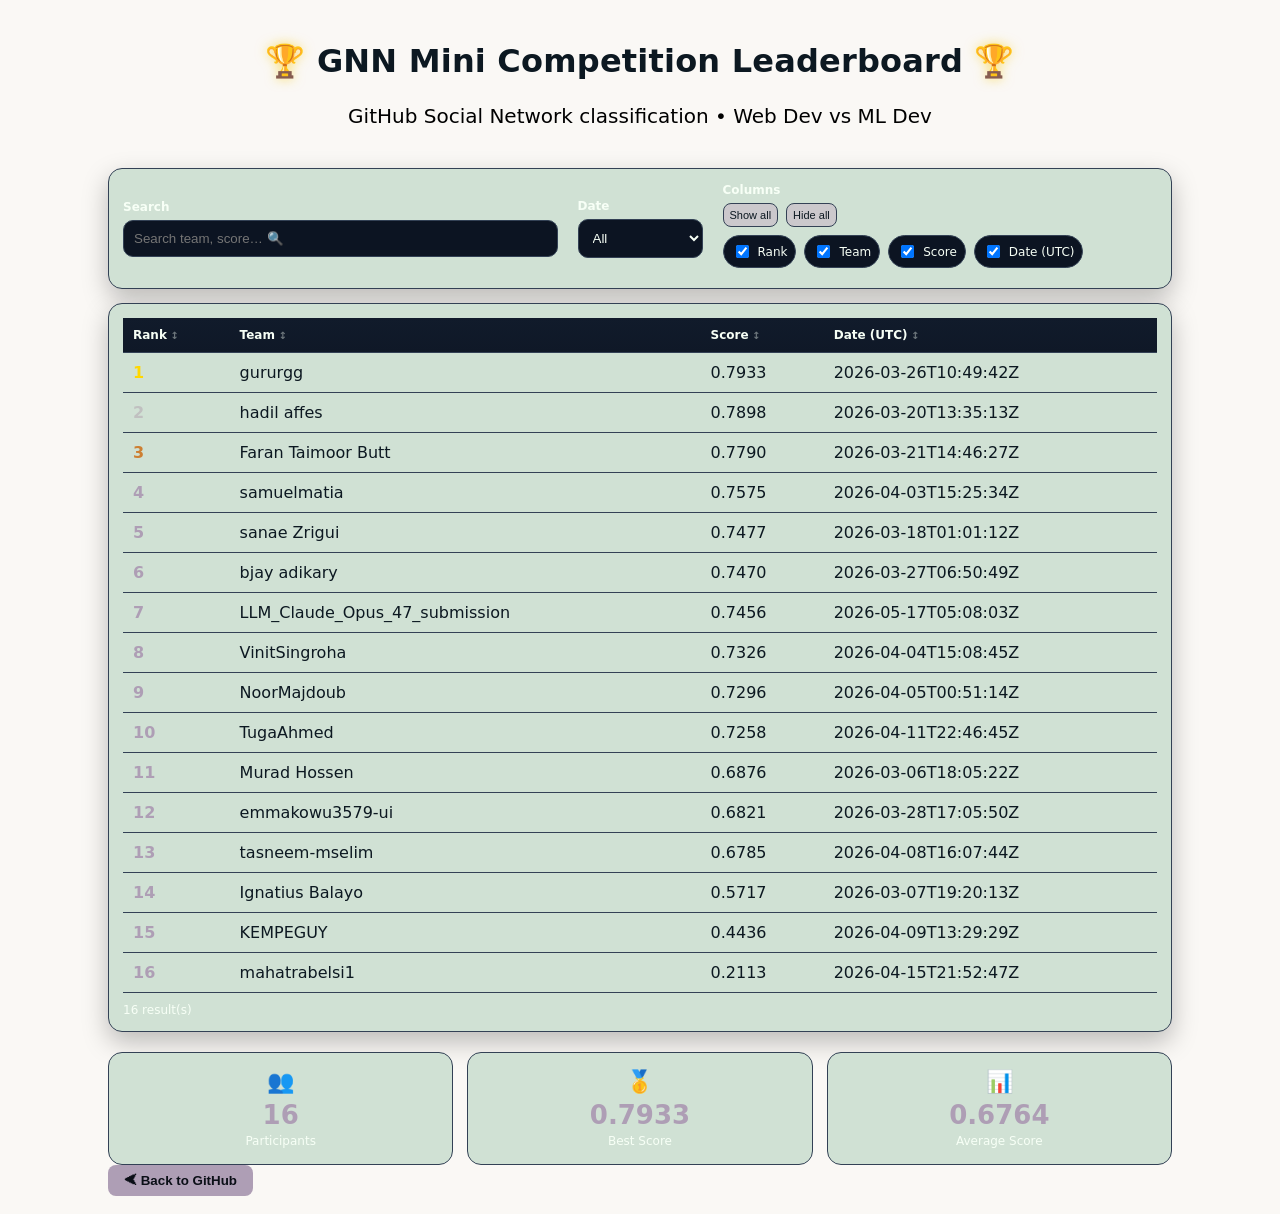
<file: docs/index.html>
<!DOCTYPE html>
<html lang="en">
<head>
  <meta charset="UTF-8">
  <title>OctoNode Cup Leaderboard</title>
  <link rel="stylesheet" href="leaderboard.css">
</head>
<body>

<div class="wrap">

  <header>
    <div class="title-row">
      <h1>
        <span class="trophy">🏆</span> 
        GNN Mini Competition Leaderboard 
        <span class="trophy">🏆</span>
      </h1>
      <p class="sub black-text">
        GitHub Social Network classification • Web Dev vs ML Dev
      </p>
    </div>
  </header>

  <main>

    <!-- Controls Section -->
    <section class="controls card">
      
      <div class="control">
        <label for="search"><b>Search</b></label>
        <input id="search" type="search" placeholder="Search team, score… 🔍" />
      </div>

      <div class="control">
        <label for="dateFilter"><b>Date</b></label>
        <select id="dateFilter">
          <option value="all">All</option>
          <option value="last7">Last week</option>
          <option value="last30">Last 30 days</option>
          <option value="last90">Last 90 days</option>
          <option value="last180">Last 180 days</option>
        </select>
      </div>

      <div class="control">
        <label><b>Columns</b></label>
        <div class="column-actions">
          <button id="showAllCols">Show all</button>
          <button id="hideAllCols">Hide all</button>
        </div>
        <div class="checks" id="columnToggles"></div>
      </div>

    </section>

    <!-- Table Section -->
    <section class="card">
      <div class="table-wrap">
        <table id="tbl">
          <thead>
            <tr>
              <th data-key="rank" data-sort="number">Rank</th>
              <th data-key="team" data-sort="string">Team</th>
              <th data-key="score" data-sort="number">Score</th>
              <th data-key="timestamp_utc" data-sort="string">Date (UTC)</th>
            </tr>
          </thead>
          <tbody>
            <!-- Data will be inserted here dynamically -->
          </tbody>
        </table>
      </div>

      <div class="foot">
        <span id="status"></span>
      </div>
    </section>

  </main>

  <!-- Stats Section -->
  <div class="stats">
    
    <div class="stat-card">
      <div class="icon">👥</div>
      <div id="statParticipants" class="value">–</div>
      <div class="label">Participants</div>
    </div>

    <div class="stat-card">
      <div class="icon">🥇</div>
      <div id="statBest" class="value">–</div>
      <div class="label">Best Score</div>
    </div>

    <div class="stat-card">
      <div class="icon">📊</div>
      <div id="statAvg" class="value">–</div>
      <div class="label">Average Score</div>
    </div>

  </div>
<a href="https://github.com/El-Ikram/OctoNode_Cup" class="github-link">
      <button id="githubBtn">⮜ Back to GitHub</button>
    </a>
</div>

<script src="leaderboard.js"></script>

</body>
</html>
</file>
<file: docs/leaderboard.css>
:root{
  --bg:#faf8f5;
  --panel:#d0e1d4;
  --text:#0c1821;
  --muted:#f7fff6;
  --border:#334155;
  --accent:#ae9eb5;
  --good:#889a71;
}


*{box-sizing:border-box}
body{
  margin:0;
  font-family: ui-sans-serif, system-ui, -apple-system, Segoe UI, Roboto, Helvetica, Arial;
  background:var(--bg);
  color:var(--text);
}
.wrap{max-width:1100px;margin:0 auto;padding:18px}
header .title-row{padding:10px 0;
  display: flex;
  flex-direction: column;
  align-items: center;
  text-align: center;
  gap: 6px;
  padding: 24px 16px;
  }
h1{margin:0 0 6px 0;font-size:28px;letter-spacing:.2px}
header .sub {
  color: #000000 !important;
}
.sub{margin:0;max-width:70ch;line-height:1.4; }
.card{
  background:var(--panel);
  border:1px solid var(--border);
  border-radius:14px;
  padding:14px;
  box-shadow:0 10px 26px rgba(0,0,0,.25);
  margin:14px 0;
}
.controls{
  display: grid;
  grid-template-columns: 1fr auto 1fr;
  align-items: center;
  gap: 20px;
}

.control label{display:block;font-size:12px;color:var(--muted);margin:0 0 6px}
input[type="search"], select{
  width:100%;
  padding:10px 10px;
  border-radius:10px;
  border:1px solid var(--border);
  background:#0c1422;
  color:#f7fff6;
  outline:none;
}
input[type="search"]:focus, select:focus{border-color:var(--accent)}
.checks{display:flex;flex-wrap:wrap;gap:8px}
.checks label{
  display:flex;gap:6px;align-items:center;
  font-size:12px;color:var(--muted);
  border:1px solid var(--border);
  padding:6px 8px;border-radius:999px;background:#0c1422;
  user-select:none;
}
.table-wrap{overflow:auto}
table{width:100%;border-collapse:separate;border-spacing:0}
th, td{padding:10px 10px;border-bottom:1px solid var(--border);white-space:nowrap}
th{
  position:sticky;top:0;
  background:linear-gradient(#111b2b, #0f1827);
  text-align:left;
  font-size:12px;
  color:var(--muted);
  cursor:pointer;
}
tbody tr:hover{background:#0d1626}
td.score{font-variant-numeric:tabular-nums}
td.rank{color:var(--accent);font-weight:600}
.foot{display:flex;justify-content:space-between;align-items:center;margin-top:10px;color:var(--muted);font-size:12px}
.badge{
  display:inline-block;
  padding:2px 8px;
  border-radius:999px;
  border:1px solid var(--border);
  background:#0c1422;
  color:var(--muted);
  font-size:12px;
}
@media (max-width: 900px){
  .controls{grid-template-columns:1fr 1fr; }
}

tbody tr:nth-child(1) td.rank { color: gold; }
tbody tr:nth-child(2) td.rank { color: silver; }
tbody tr:nth-child(3) td.rank { color: #cd7f32; } /* bronze */

td.score.high { color: var(--good); font-weight:600; }
td.score.mid { color: #e3b341; }
td.score.low { color: #f85149; }

th::after{
  content:" ↕";
  font-size:10px;
  opacity:.4;
}
th.sorted-asc::after{ content:" ↑"; opacity:1; }
th.sorted-desc::after{ content:" ↓"; opacity:1; }



header h1::after{
  content: "";
  display: block;
  width: 0;
  height: 2px;
  background: var(--accent);
  margin: 8px auto 0;
  transition: width 0.3s ease;
}

header .title-row:hover h1::after{
  width: 70%;
}

header h1{
  font-size: 32px;
  font-weight: 700;
}

header .sub{
  font-size: 20px;
  color: var(--muted);
}

header .title-row{
  transition: transform 0.3s ease, box-shadow 0.3s ease;
}

header .title-row:hover{
  transform: translateY(-4px);
  box-shadow: 0 12px 30px rgba(122, 162, 247, 0.25);
}

@keyframes trophy-wiggle {
  0% { transform: rotate(0deg); }
  25% { transform: rotate(-10deg); }
  50% { transform: rotate(10deg); }
  75% { transform: rotate(-5deg); }
  100% { transform: rotate(0deg); }
}

header h1 span.trophy {
  display: inline-block;
}

header .title-row:hover span.trophy {
  animation: trophy-wiggle 0.6s ease-in-out;
}
header h1 span.trophy {
  filter: drop-shadow(0 0 6px rgba(250, 204, 21, 0.6));
}


.column-actions{
  display:flex;
  gap:8px;
  margin-bottom:8px;
}

.column-actions button{
  background:#cbc8cc;
  border:1px solid var(--border);
  color:var(--text);
  padding:5px 6px;
  border-radius:8px;
  font-size:11px;
  cursor:pointer;
  transition: background 0.2s ease, transform 0.15s ease;
}

.column-actions button:hover{
  background:var(--accent);
  transform: translateY(-1px);
}

td, th{
  transition: 
    opacity 0.25s ease,
    transform 0.25s ease,
    width 0.25s ease;
}

td.hidden, th.hidden{
  opacity: 0;
  transform: scaleX(0);
  width: 0;
  padding: 0;
  border: none;
}


.github-link {
  text-decoration: none;
}

#githubBtn {
  padding: 8px 16px;
  border-radius: 8px;
  border: none;
  background: var(--accent);
  color: #0b0f17;
  font-weight: 600;
  cursor: pointer;
  transition: transform 0.15s ease, background 0.2s ease;
}

#githubBtn:hover {
  transform: translateY(-1px);
  background: #5f88e0;
}


.stats {
  display: grid;
  grid-template-columns: repeat(auto-fit, minmax(180px, 1fr));
  gap: 14px;
  margin-top: 20px;
}

.stat-card {
  background: var(--panel);
  border: 1px solid var(--border);
  border-radius: 14px;
  padding: 16px;
  text-align: center;
  transition: transform 0.15s ease, box-shadow 0.15s ease;
}

.stat-card:hover {
  transform: translateY(-3px);
  box-shadow: 0 12px 30px rgba(0,0,0,.35);
}

.stat-card .icon {
  font-size: 22px;
  margin-bottom: 6px;
}

.stat-card .value {
  font-size: 26px;
  font-weight: 700;
  color: var(--accent);
}

.stat-card .label {
  font-size: 12px;
  color: var(--muted);
  margin-top: 4px;
}

tbody tr:hover {
  background: #ffffff;
  color: #000000;   /* make text readable on white */
}
</file>
